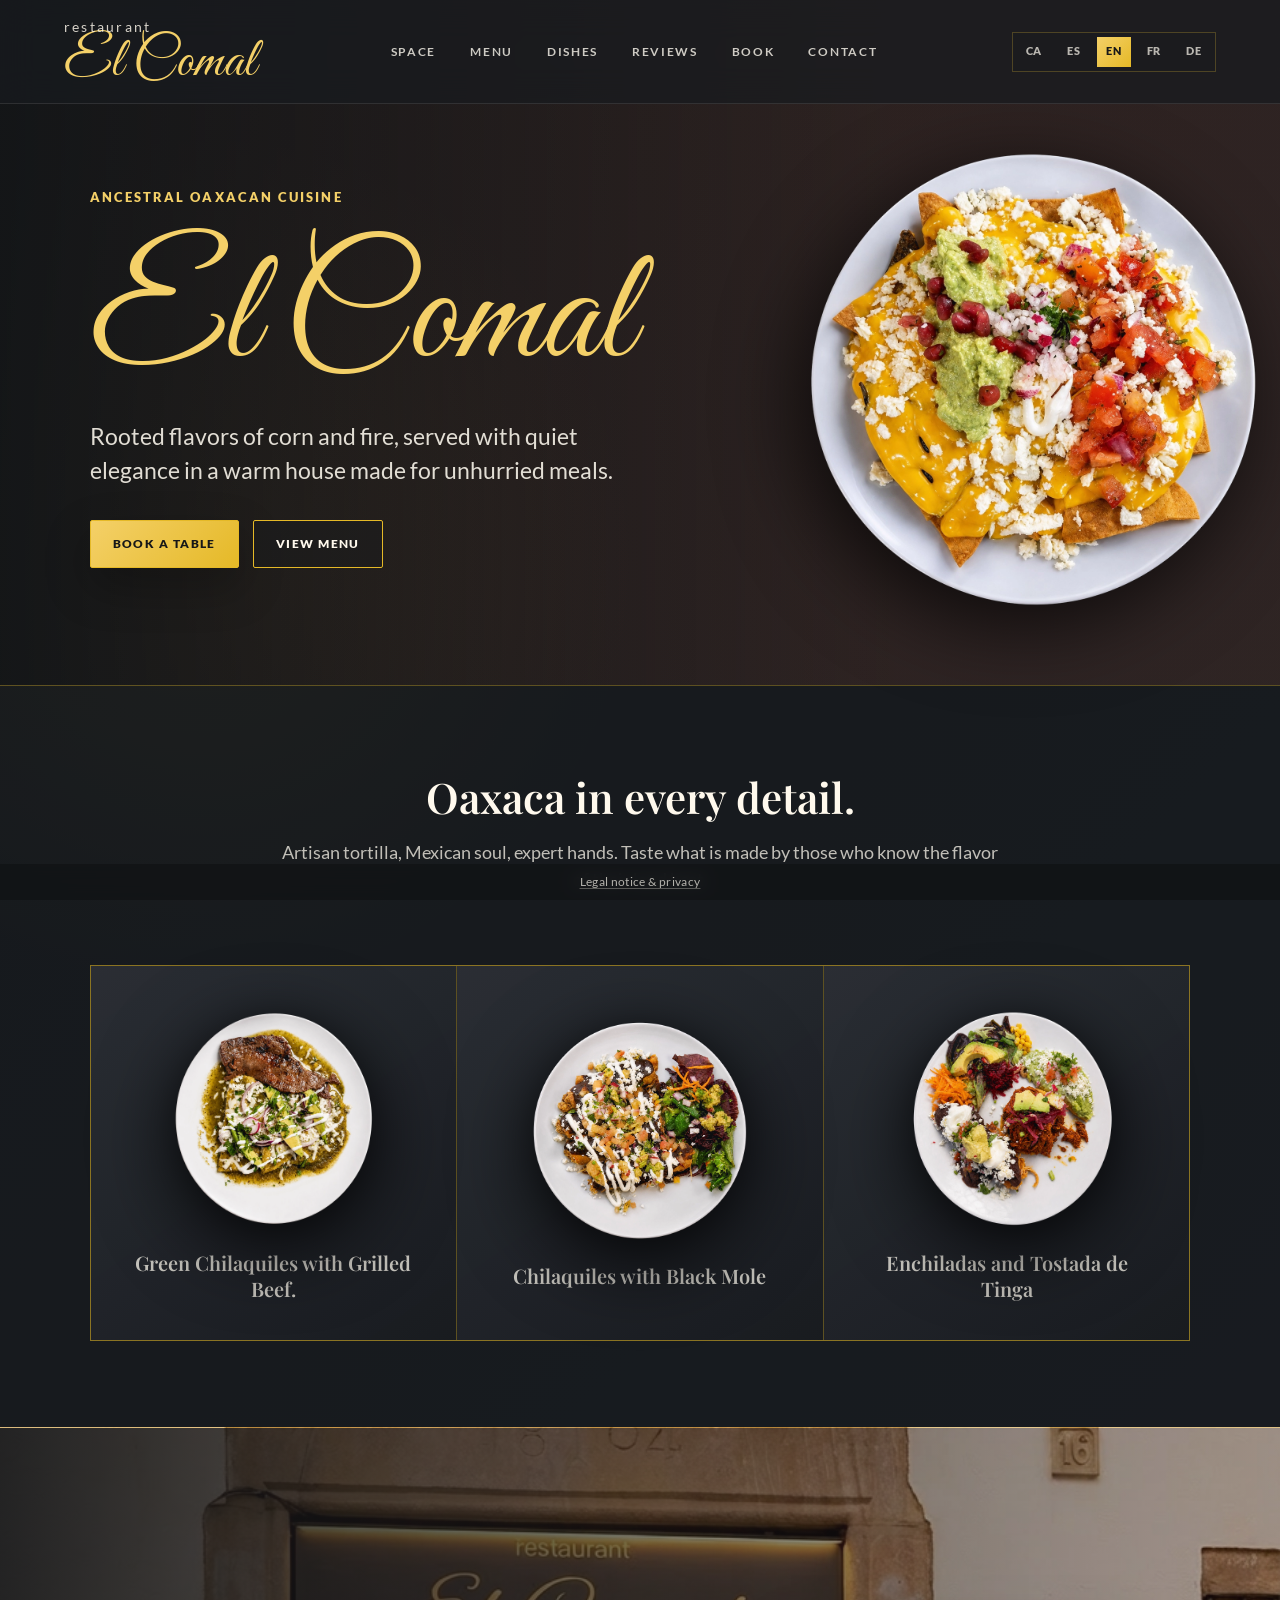
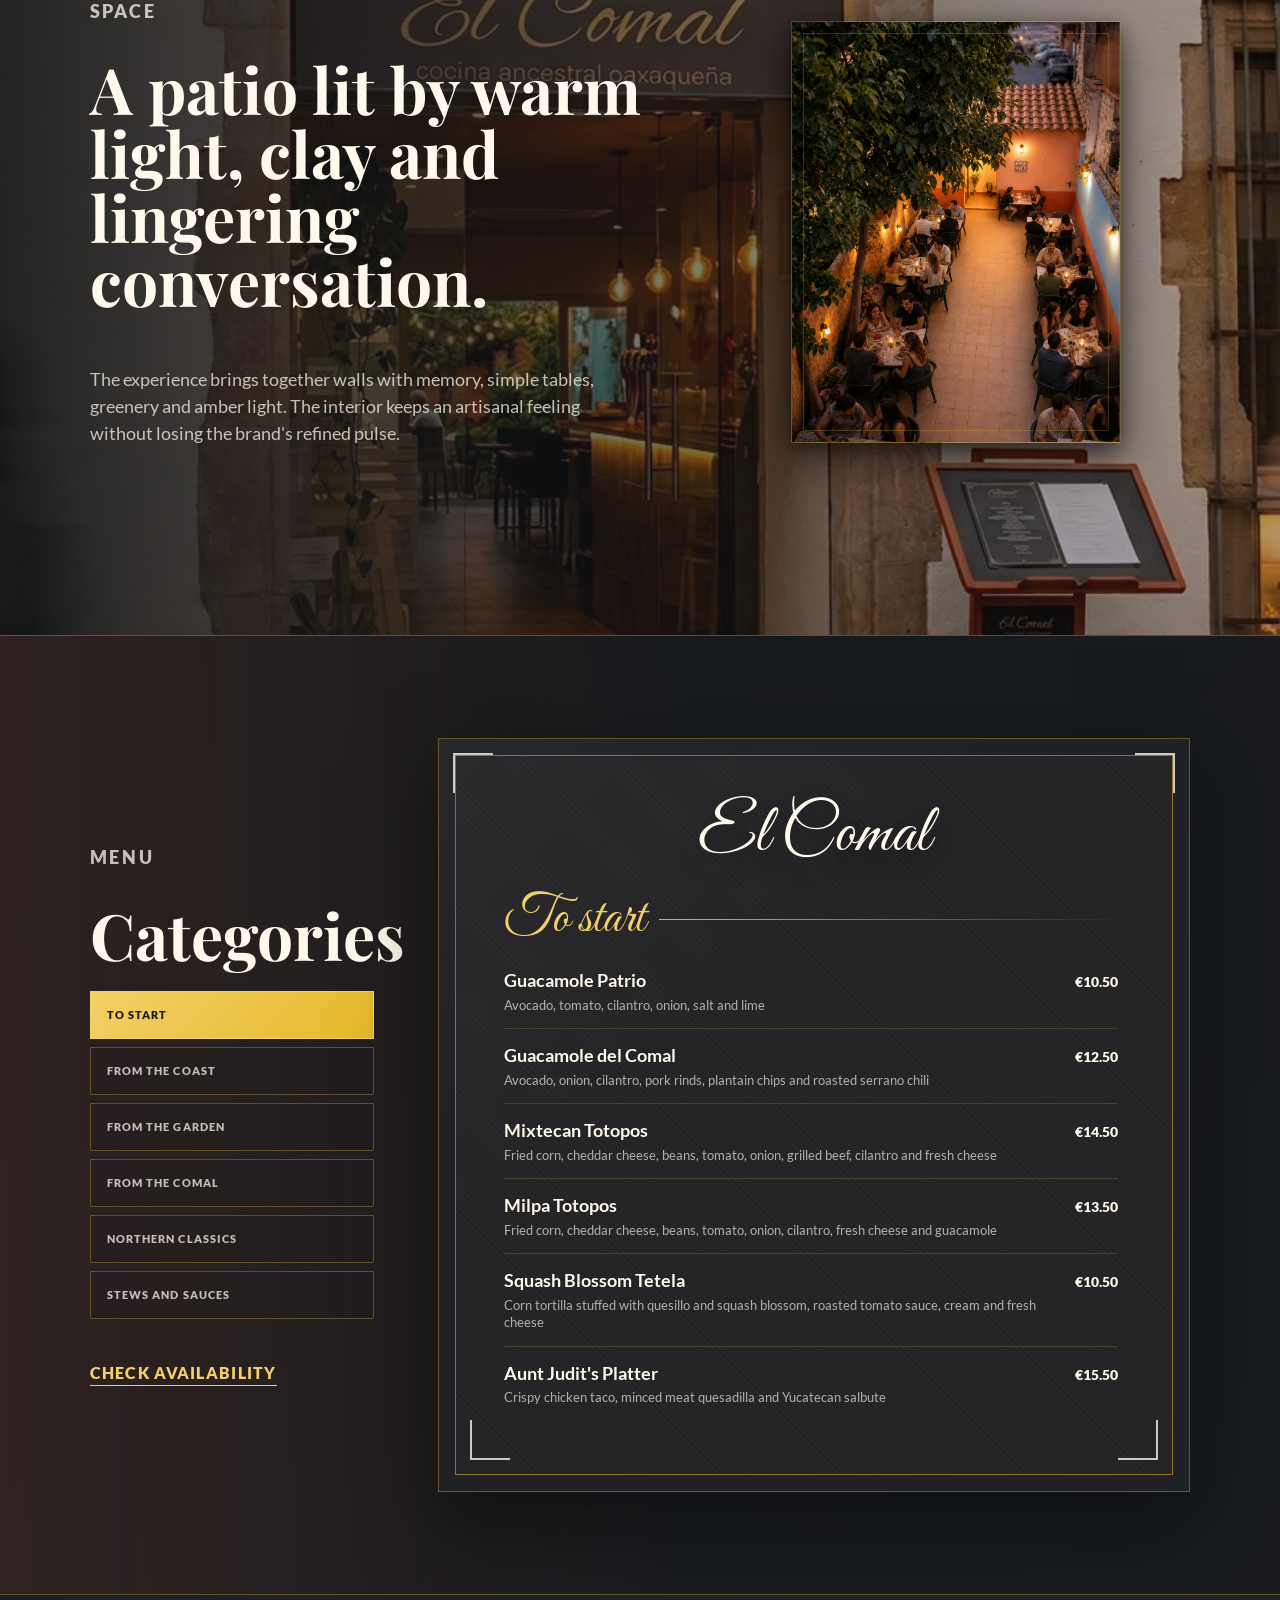
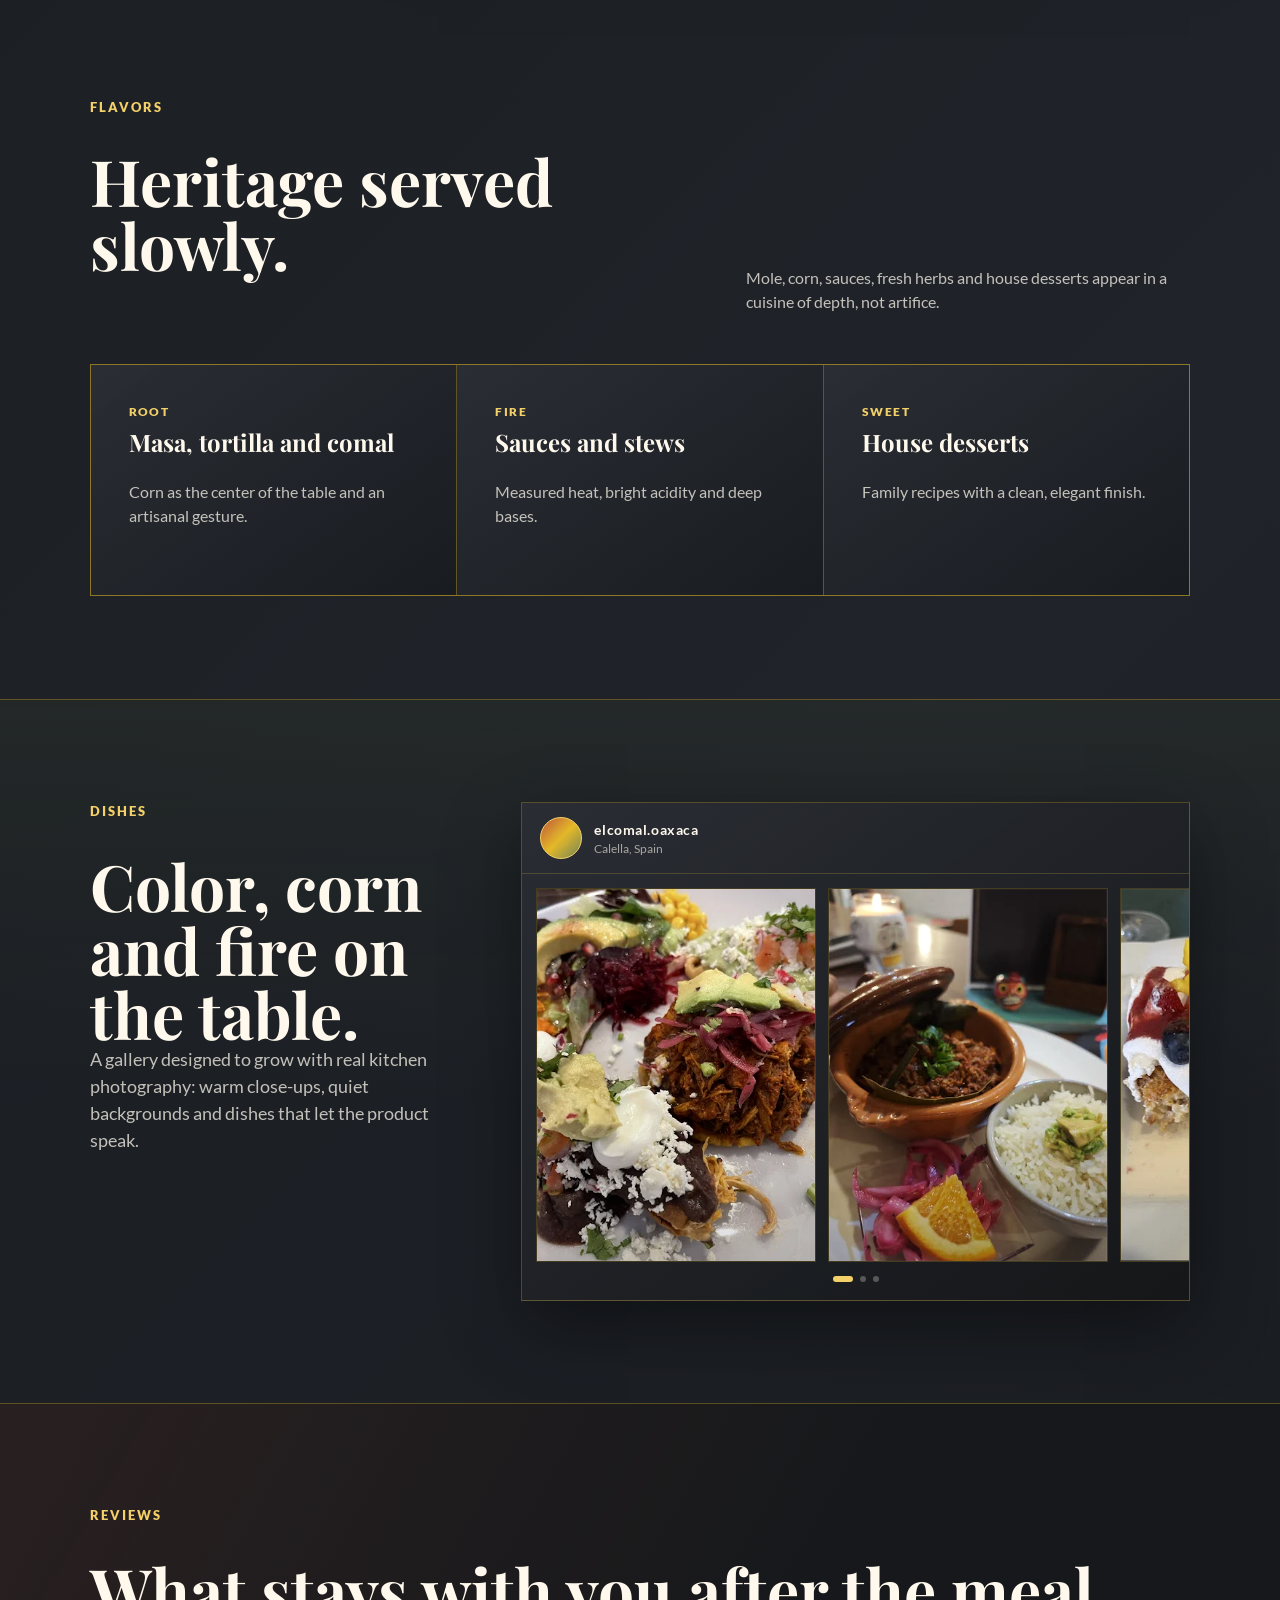
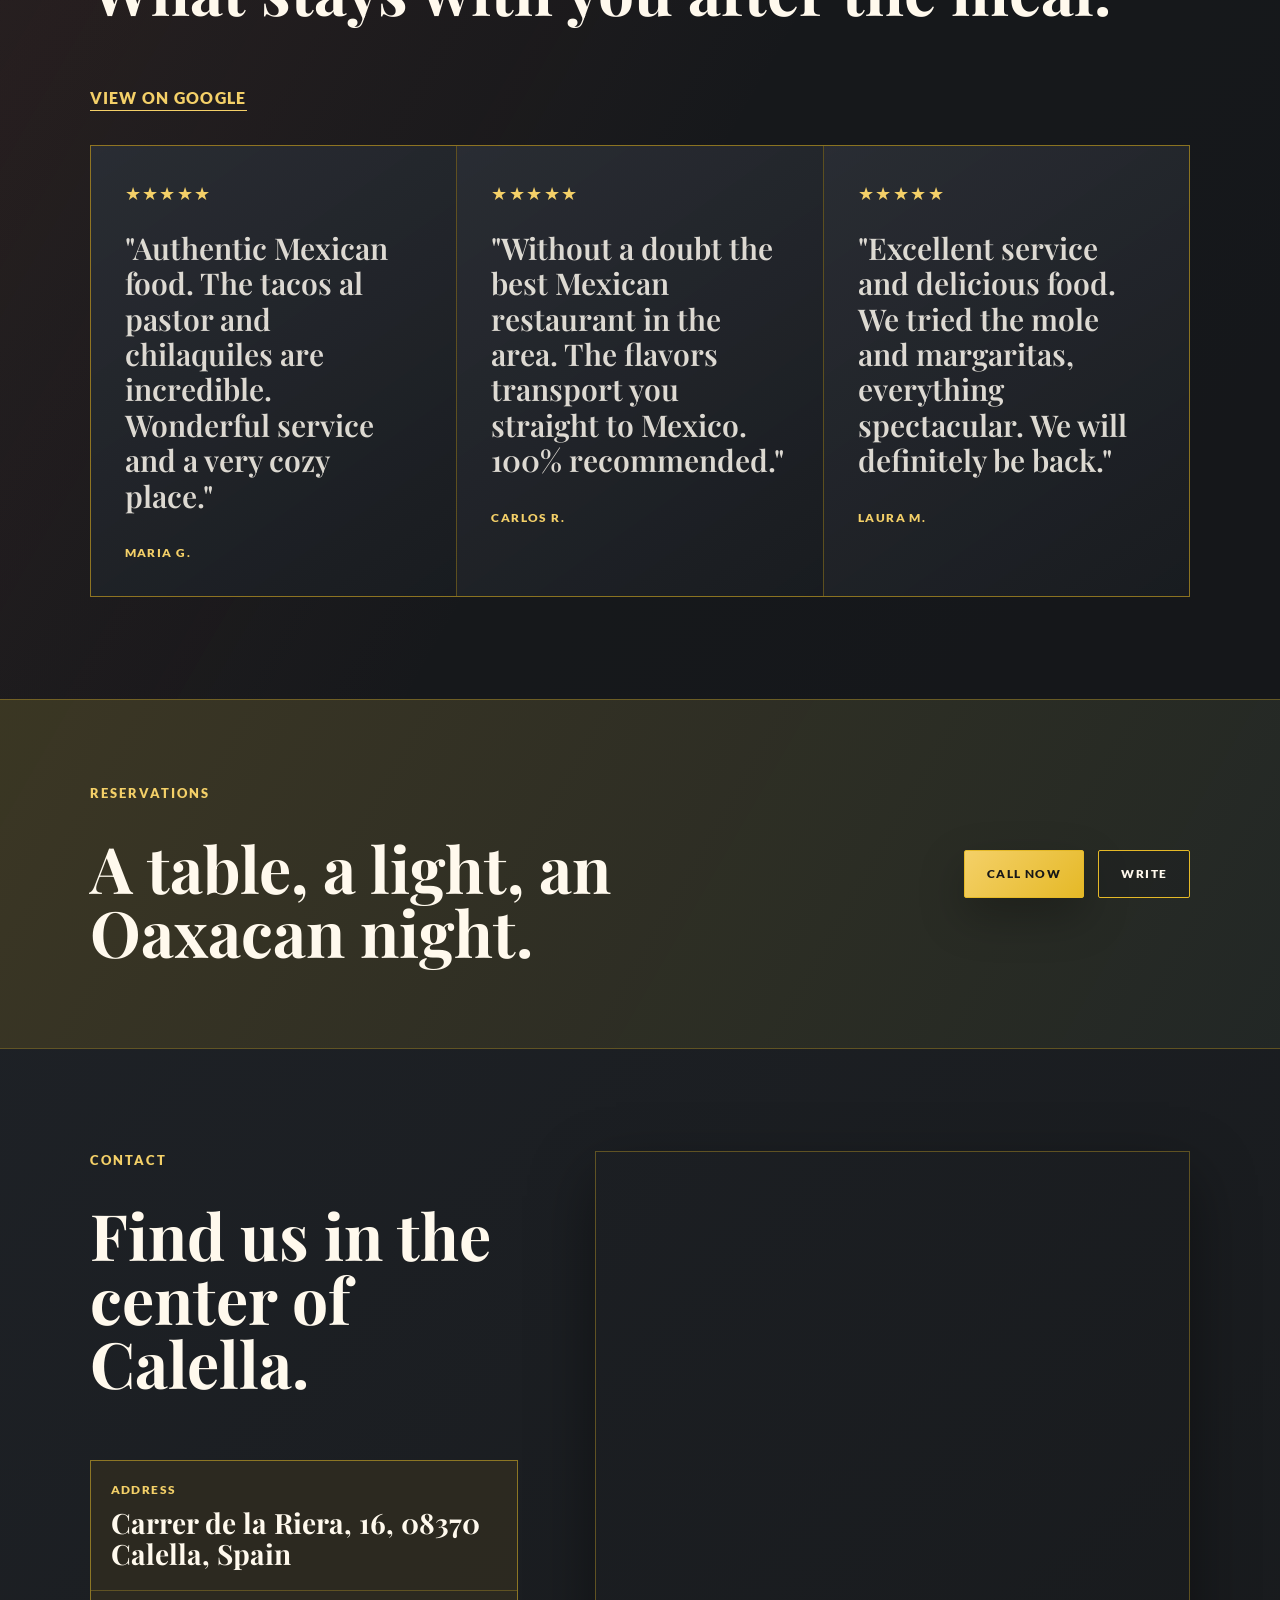
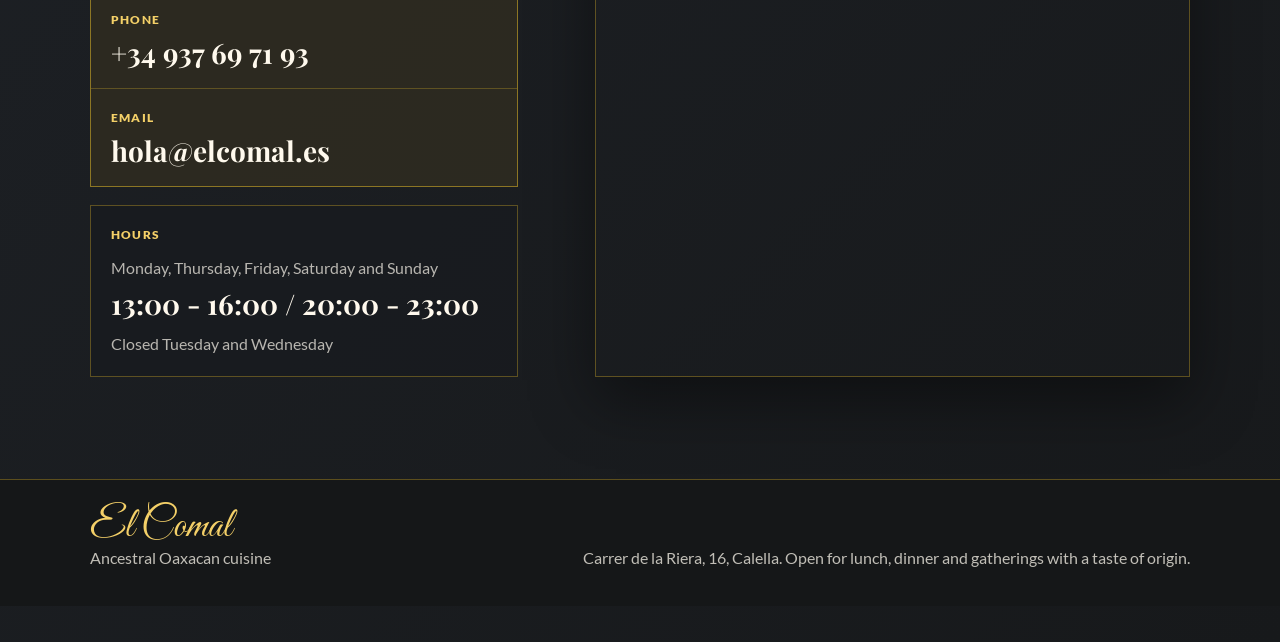
<file: index.html>
<!doctype html>
<html lang="es">
  <head>
    <meta charset="UTF-8" />
    <meta name="viewport" content="width=device-width, initial-scale=1.0" />
    <title data-i18n="meta.title">El Comal - Cocina ancestral oaxaquena</title>
    <meta
      name="description"
      content="El Comal, cocina ancestral oaxaquena: sabores autenticos, hospitalidad calida y platos servidos con tradicion."
      data-i18n-attr="content:meta.description"
    />
    <link rel="stylesheet" href="styles.css" />
  </head>
  <body>
    <header class="site-header" aria-label="Main navigation">
      <a class="brand" href="#inicio" aria-label="El Comal home">
        <span class="brand-kicker">restaurant</span>
        <span class="brand-script">El Comal</span>
      </a>
      <nav class="nav-links" aria-label="Primary">
        <a href="#espacio" data-i18n="nav.space">Espacio</a>
        <a href="#menu" data-i18n="nav.menu">Menu</a>
        <a href="#platos" data-i18n="nav.dishes">Platos</a>
        <a href="#opiniones" data-i18n="nav.reviews">Opiniones</a>
        <a href="#reservas" data-i18n="nav.reservations">Reservas</a>
        <a href="#contacto" data-i18n="nav.contact">Contacto</a>
      </nav>
      <div class="header-actions">
        <div class="language-switcher" data-language-switcher aria-label="Language selector"></div>
        <button class="mobile-menu-toggle" aria-label="Toggle menu" aria-expanded="false">
          <span></span>
          <span></span>
          <span></span>
        </button>
      </div>
    </header>

    <main>
      <section class="hero" id="inicio">
        <div class="hero-content">
          <p class="eyebrow" data-i18n="hero.eyebrow">Cocina ancestral oaxaquena</p>
          <h1>El Comal</h1>
          <p class="hero-copy" data-i18n="hero.copy">
            Sabores de raiz, maiz y fuego servidos con elegancia serena en una casa calida para comer sin prisa.
          </p>
          <div class="hero-actions">
            <a class="button button-primary" href="#reservas" data-i18n="hero.reserve">Reserva tu mesa</a>
            <a class="button button-secondary" href="#menu" data-i18n="hero.viewMenu">Ver menu</a>
          </div>
        </div>
        <img class="hero-photo" src="assets/nachos_transparent.webp" alt="Nachos - firma de la cocina oaxaquena" />
      </section>

      <section class="intro-band fade-in-up" aria-label="Brand promise">
        <div class="intro-header">
          <h2 class="intro-band-heading" data-i18n="intro.title">Oaxaca en cada detalle.</h2>
          <p class="intro-band-copy" data-i18n="intro.copy">Tortilla artesana, alma mexicana, manos expertas. Prueba lo hecho por quién mejor conoce el sabor de su tierra.</p>
        </div>
        <div class="intro-mark">
          <div class="intro-dish">
            <img src="assets/dish1.webp" alt="Chilaquiles verdes con carne asada" loading="lazy" />
            <p class="intro-dish-label" data-i18n="intro.dishes.dish1">Chilaquiles verdes con carne asada.</p>
          </div>
          <div class="intro-dish">
            <img src="assets/dish2.webp" alt="Chilaquiles con mole negro" loading="lazy" />
            <p class="intro-dish-label" data-i18n="intro.dishes.dish2">Chilaquiles con mole negro</p>
          </div>
          <div class="intro-dish">
            <img src="assets/dish3.webp" alt="Enchiladas y tostada de tinga" loading="lazy" />
            <p class="intro-dish-label" data-i18n="intro.dishes.dish3">Enchiladas y tostada de tinga</p>
          </div>
        </div>
      </section>

      <section class="split-section fade-in-up" id="espacio">
        <div class="section-copy">
          <p class="section-number" data-i18n="space.kicker">Espacio</p>
          <h2 data-i18n="space.title">Un patio encendido por luz, barro y sobremesa.</h2>
          <p data-i18n="space.copy">
            La experiencia combina muros con memoria, mesas sencillas, vegetacion y luz ambar. El interior
            mantiene una sensacion artesanal sin perder el pulso refinado de la marca.
          </p>
        </div>
        <figure class="image-panel">
          <div class="image-panel-inner">
            <img src="assets/interior.webp" alt="Patio interior de El Comal con mesas, arboles y luz calida" loading="lazy" />
          </div>
        </figure>
      </section>

      <section class="menu-section fade-in-up" id="menu">
        <div class="menu-copy menu-tabs">
          <p class="section-number" data-i18n="menu.kicker">Menu</p>
          <h2 data-i18n="menu.categories">Categorias</h2>
          <div class="menu-tab-list" role="tablist" aria-label="Categorias del menu" data-menu-tabs></div>
          <a class="text-link" href="#reservas" data-i18n="menu.availability">Consultar disponibilidad</a>
        </div>
        <div class="menu-board" aria-label="Menu de El Comal con categorias">
          <div class="menu-board-inner">
            <div class="menu-logo">El Comal</div>
            <div class="menu-panels" data-menu-panels></div>
          </div>
        </div>
      </section>

      <section class="signature-section fade-in-up" aria-label="Signature dishes">
        <p class="section-number" data-i18n="flavors.kicker">Sabores</p>
        <div class="signature-header">
          <h2 data-i18n="flavors.title">Herencia servida con calma.</h2>
          <p data-i18n="flavors.copy">
            Mole, maiz, salsas, hierbas frescas y postres de casa aparecen en una cocina de profundidad,
            no de artificio.
          </p>
        </div>
        <div class="signature-grid">
          <article>
            <span data-i18n="flavors.cards.root.label">Raiz</span>
            <h3 data-i18n="flavors.cards.root.title">Masa, tortilla y comal</h3>
            <p data-i18n="flavors.cards.root.copy">El maiz como centro de la mesa y gesto artesanal.</p>
          </article>
          <article>
            <span data-i18n="flavors.cards.fire.label">Fuego</span>
            <h3 data-i18n="flavors.cards.fire.title">Salsas y guisos</h3>
            <p data-i18n="flavors.cards.fire.copy">Calor medido, acidez viva y fondos profundos.</p>
          </article>
          <article>
            <span data-i18n="flavors.cards.sweet.label">Dulce</span>
            <h3 data-i18n="flavors.cards.sweet.title">Postres de casa</h3>
            <p data-i18n="flavors.cards.sweet.copy">Recetas familiares con final limpio y elegante.</p>
          </article>
        </div>
      </section>

      <section class="dish-gallery fade-in-up" id="platos">
        <div class="gallery-layout">
          <div class="gallery-heading">
            <p class="section-number" data-i18n="gallery.kicker">Platos</p>
            <h2 data-i18n="gallery.title">Color, maiz y fuego en la mesa.</h2>
            <p data-i18n="gallery.copy">
              Una galeria pensada para crecer con fotografias reales de la cocina: primeros planos calidos,
              fondos sobrios y platos que dejen hablar al producto.
            </p>
          </div>
          <div class="insta-frame" aria-label="Galeria desplazable de platos">
          <div class="insta-topbar">
            <span class="profile-dot"></span>
            <div>
              <strong>elcomal.oaxaca</strong>
              <span>Calella, Spain</span>
            </div>
          </div>
          <div class="photo-reel" id="photoReel">
            <figure class="dish-card">
              <img src="assets/2026-05-03.webp" alt="Plato real de El Comal con salsa y guarnicion" loading="lazy" />
            </figure>
            <figure class="dish-card">
              <img src="assets/2026-04-01-2.webp" alt="Plato vertical de cocina oaxaquena de El Comal" loading="lazy" />
            </figure>
            <figure class="dish-card">
              <img src="assets/2026-05-03-2.webp" alt="Plato real de El Comal servido en mesa" loading="lazy" />
            </figure>
            <figure class="dish-card">
              <img
                src="assets/656908689_17942645496172088_3193131407356969383_n.webp"
                alt="Fotografia real de plato de El Comal"
                loading="lazy"
              />
            </figure>
            <figure class="dish-card">
              <img
                src="assets/656253276_17942187426172088_4406147382857833413_n.webp"
                alt="Plato de El Comal con presentacion vertical"
                loading="lazy"
              />
            </figure>
            <figure class="dish-card">
              <img src="assets/2026-04-01.webp" alt="Plato real de El Comal con colores calidos" loading="lazy" />
            </figure>
            <figure class="dish-card">
              <img
                src="assets/658169932_17942188029172088_6858832126313921003_n.webp"
                alt="Plato fotografiado para la galeria de El Comal"
                loading="lazy"
              />
            </figure>
            <figure class="dish-card">
              <img
                src="assets/657601926_17942644560172088_7957316607612590793_n.webp"
                alt="Detalle de plato real de El Comal"
                loading="lazy"
              />
            </figure>
            <figure class="dish-card">
              <img
                src="assets/656795663_17942188083172088_545658277981609114_n.webp"
                alt="Cocina de El Comal servida en plato"
                loading="lazy"
              />
            </figure>
            <figure class="dish-card">
              <img
                src="assets/657208508_17942187315172088_5417977467779654248_n.webp"
                alt="Plato de El Comal listo para servir"
                loading="lazy"
              />
            </figure>
          </div>
          <div class="reel-hint" aria-hidden="true" id="reelHint">
            <span class="is-active"></span>
            <span></span>
            <span></span>
          </div>
        </div>
        </div>
      </section>

      <section class="reviews-section fade-in-up" id="opiniones">
        <div class="reviews-heading">
          <div class="reviews-heading-text">
            <p class="section-number" data-i18n="reviews.kicker">Google</p>
            <h2 data-i18n="reviews.title">Lo que se recuerda despues de la mesa.</h2>
          </div>
          <a
            class="text-link"
            href="https://www.google.com/search?q=El+Comal+Carrer+de+la+Riera+16+Calella+Spain+reviews"
            target="_blank"
            rel="noreferrer"
            data-i18n="reviews.googleLink"
          >
            Ver en Google
          </a>
        </div>
        <div class="reviews-grid" aria-label="Google reviews preview">
          <article class="review-card">
            <div class="review-stars" aria-label="5 stars">★★★★★</div>
            <p data-i18n="reviews.cards.review1.copy">
              "Comida mexicana auténtica. Los tacos al pastor y los chilaquiles son increíbles. El trato es maravilloso y el local muy acogedor."
            </p>
            <span data-i18n="reviews.cards.review1.label">Maria G.</span>
          </article>
          <article class="review-card">
            <div class="review-stars" aria-label="5 stars">★★★★★</div>
            <p data-i18n="reviews.cards.review2.copy">
              "Sin duda el mejor restaurante mexicano de la zona. Los sabores te transportan directamente a México. Recomendable 100%."
            </p>
            <span data-i18n="reviews.cards.review2.label">Carlos R.</span>
          </article>
          <article class="review-card">
            <div class="review-stars" aria-label="5 stars">★★★★★</div>
            <p data-i18n="reviews.cards.review3.copy">
              "Excelente servicio y comida deliciosa. Probamos el mole y las margaritas, todo espectacular. Repetiremos seguro."
            </p>
            <span data-i18n="reviews.cards.review3.label">Laura M.</span>
          </article>
        </div>
      </section>

      <section class="reservation-band fade-in-up" id="reservas">
        <div>
          <p class="eyebrow" data-i18n="reservations.kicker">Reservas</p>
          <h2 data-i18n="reservations.title">Una mesa, una luz, una noche oaxaquena.</h2>
        </div>
        <div class="reservation-actions">
          <a class="button button-primary" href="tel:+34937697193" data-i18n="reservations.call">Llamar ahora</a>
          <a class="button button-secondary" href="mailto:hola@elcomal.es" data-i18n="reservations.write">Escribir</a>
        </div>
      </section>

      <section class="contact-section fade-in-up" id="contacto">
        <div class="contact-copy">
          <p class="section-number" data-i18n="contact.kicker">Contacto</p>
          <h2 data-i18n="contact.title">Encuentranos en el centro de Calella.</h2>
          <div class="contact-list">
            <a href="https://www.google.com/maps/search/?api=1&query=Carrer%20de%20la%20Riera%2C%2016%2C%2008370%20Calella%2C%20Spain" target="_blank" rel="noreferrer">
              <span data-i18n="contact.addressLabel">Direccion</span>
              <strong>Carrer de la Riera, 16, 08370 Calella, Spain</strong>
            </a>
            <a href="tel:+34937697193">
              <span data-i18n="contact.phoneLabel">Telefono</span>
              <strong>+34 937 69 71 93</strong>
            </a>
            <a href="mailto:hola@elcomal.es">
              <span>Email</span>
              <strong>hola@elcomal.es</strong>
            </a>
          </div>
          <div class="hours-card">
            <span data-i18n="contact.hoursLabel">Horario</span>
            <p data-i18n="contact.hoursDays">Lunes, jueves, viernes, sabado y domingo</p>
            <strong>13:00 - 16:00 / 20:00 - 23:00</strong>
            <p data-i18n="contact.hoursClosed">Martes y miercoles cerrado</p>
          </div>
        </div>
        <div class="map-panel">
          <iframe
            title="Mapa de El Comal en Calella"
            src="https://www.google.com/maps?q=Carrer%20de%20la%20Riera%2C%2016%2C%2008370%20Calella%2C%20Spain&output=embed"
            loading="lazy"
            referrerpolicy="no-referrer-when-downgrade"
          ></iframe>
        </div>
      </section>
    </main>

    <footer class="site-footer">
      <div>
        <span class="brand-script">El Comal</span>
        <p data-i18n="footer.tagline">Cocina ancestral oaxaquena</p>
      </div>
      <p data-i18n="footer.copy">Carrer de la Riera, 16, Calella. Abierto para comidas, cenas y encuentros con sabor de origen.</p>
    </footer>

    <!-- Legal Bar -->
    <div class="legal-bar" aria-label="Legal information">
      <button class="legal-bar-link" data-i18n="legalBar.text" data-legal-btn>Aviso legal y privacidad</button>
    </div>

    <!-- Legal Modal -->
    <div class="modal-overlay" data-legal-modal aria-hidden="true">
      <div class="modal-content" role="dialog" aria-modal="true" aria-labelledby="legal-modal-title">
        <button class="modal-close" data-legal-close aria-label="Close">&times;</button>
        <div class="modal-body" data-legal-body></div>
      </div>
    </div>

    <script src="i18n/config.js"></script>
    <script src="i18n/locales/es.js"></script>
    <script src="i18n/locales/ca.js"></script>
    <script src="i18n/locales/en.js"></script>
    <script src="i18n/locales/fr.js"></script>
    <script src="i18n/locales/de.js"></script>
    <script src="i18n/i18n.js"></script>
    <script>
      // Intersection Observer for fade-in animations
      const observerOptions = {
        root: null,
        rootMargin: '0px',
        threshold: 0.15
      };

      const observer = new IntersectionObserver((entries, observer) => {
        entries.forEach(entry => {
          if (entry.isIntersecting) {
            entry.target.classList.add('visible');
            observer.unobserve(entry.target);
          }
        });
      }, observerOptions);

      document.querySelectorAll('.fade-in-up').forEach((elem) => {
        observer.observe(elem);
      });

      // Mobile Menu Toggle
      const mobileToggle = document.querySelector('.mobile-menu-toggle');
      const navLinks = document.querySelector('.nav-links');

      if(mobileToggle && navLinks) {
        mobileToggle.addEventListener('click', () => {
          const isExpanded = mobileToggle.getAttribute('aria-expanded') === 'true';
          mobileToggle.setAttribute('aria-expanded', !isExpanded);
          navLinks.classList.toggle('is-open');
        });

        // Close menu on link click
        navLinks.querySelectorAll('a').forEach(link => {
          link.addEventListener('click', () => {
            mobileToggle.setAttribute('aria-expanded', 'false');
            navLinks.classList.remove('is-open');
          });
        });
      }

      // Gallery Scroll Indicator
      const photoReel = document.getElementById('photoReel');
      const reelHints = document.querySelectorAll('#reelHint span');
      if (photoReel && reelHints.length > 0) {
        photoReel.addEventListener('scroll', () => {
          const scrollLeft = photoReel.scrollLeft;
          const maxScroll = photoReel.scrollWidth - photoReel.clientWidth;
          const scrollPercentage = scrollLeft / maxScroll;

          const activeIndex = Math.min(
            Math.floor(scrollPercentage * reelHints.length),
            reelHints.length - 1
          );

          reelHints.forEach((hint, index) => {
            if (index === activeIndex) {
              hint.classList.add('is-active');
            } else {
              hint.classList.remove('is-active');
            }
          });
        });
      }
    </script>
  </body>
</html>
</file>
<file: styles.css>
@font-face {
  font-family: 'Great Vibes';
  font-style: normal;
  font-weight: 400;
  font-display: swap;
  src: url('assets/fonts/GreatVibes-Regular.woff2') format('woff2');
}

@font-face {
  font-family: 'Lato';
  font-style: normal;
  font-weight: 400;
  font-display: swap;
  src: url('assets/fonts/Lato-Regular.woff2') format('woff2');
}

@font-face {
  font-family: 'Lato';
  font-style: normal;
  font-weight: 500;
  font-display: swap;
  src: url('assets/fonts/Lato-Medium.woff2') format('woff2');
}

@font-face {
  font-family: 'Lato';
  font-style: normal;
  font-weight: 700;
  font-display: swap;
  src: url('assets/fonts/Lato-Bold.woff2') format('woff2');
}

@font-face {
  font-family: 'Lato';
  font-style: normal;
  font-weight: 900;
  font-display: swap;
  src: url('assets/fonts/Lato-Black.woff2') format('woff2');
}

@font-face {
  font-family: 'Playfair Display';
  font-style: normal;
  font-weight: 600;
  font-display: swap;
  src: url('assets/fonts/PlayfairDisplay-SemiBold.woff2') format('woff2');
}

@font-face {
  font-family: 'Playfair Display';
  font-style: normal;
  font-weight: 700;
  font-display: swap;
  src: url('assets/fonts/PlayfairDisplay-Bold.woff2') format('woff2');
}

:root {
  --ink: #181b1f;
  --charcoal: #202429;
  --slate: #2b2e35;
  --gold: #e5b927;
  --gold-soft: #f4d068;
  --cream: #fff9ed;
  --terracotta: #bc553d;
  --olive: #6f8259;
  --gray: #80807b;
  --line: rgba(229, 185, 39, 0.34);
  --shadow: rgba(0, 0, 0, 0.42);
}

* {
  box-sizing: border-box;
}

html {
  scroll-behavior: smooth;
  width: 100%;
}

body {
  margin: 0;
  width: 100%;
  color: var(--cream);
  font-family: "Lato", Arial, sans-serif;
  background:
    radial-gradient(circle at 16% 8%, rgba(212, 175, 55, 0.1), transparent 27rem),
    linear-gradient(135deg, #151819 0%, #20242a 58%, #17191b 100%);
  line-height: 1.5;
}

body::before {
  position: fixed;
  inset: 0;
  z-index: -1;
  pointer-events: none;
  content: "";
  opacity: 0.2;
  background-image:
    linear-gradient(45deg, rgba(255, 255, 255, 0.035) 25%, transparent 25%),
    linear-gradient(-45deg, rgba(255, 255, 255, 0.025) 25%, transparent 25%);
  background-size: 5px 5px;
}

a {
  color: inherit;
  text-decoration: none;
}

img {
  display: block;
  max-width: 100%;
}

.site-header {
  position: fixed;
  top: 0;
  left: 0;
  right: 0;
  z-index: 10;
  display: flex;
  align-items: center;
  justify-content: space-between;
  gap: 24px;
  min-height: 82px;
  padding: 16px clamp(20px, 5vw, 72px);
  border-bottom: 1px solid rgba(247, 243, 233, 0.1);
  background: rgba(24, 27, 31, 0.72);
  backdrop-filter: blur(18px);
}

.brand {
  display: grid;
  width: max-content;
}

.brand-kicker {
  color: var(--cream);
  font-size: 14px;
  letter-spacing: 0.16em;
  opacity: 0.82;
  text-transform: lowercase;
}

.brand-script {
  color: var(--gold-soft);
  font-family: "Great Vibes", "Playfair Display", cursive;
  font-size: clamp(34px, 5vw, 56px);
  line-height: 0.9;
}

.nav-links {
  display: flex;
  align-items: center;
  gap: clamp(14px, 3vw, 34px);
  color: rgba(247, 243, 233, 0.82);
  font-size: 12px;
  font-weight: 700;
  letter-spacing: 0.14em;
  text-transform: uppercase;
}

.nav-links a {
  transition: color 180ms ease;
}

.nav-links a:hover {
  color: var(--gold-soft);
}

.language-switcher {
  display: flex;
  align-items: center;
  gap: 6px;
  padding: 4px;
  border: 1px solid rgba(212, 175, 55, 0.28);
  background: rgba(24, 27, 31, 0.44);
}

.language-option {
  min-width: 34px;
  min-height: 30px;
  border: 0;
  color: rgba(247, 243, 233, 0.72);
  background: transparent;
  cursor: pointer;
  font: inherit;
  font-size: 11px;
  font-weight: 900;
  letter-spacing: 0.08em;
}

.language-option.is-active {
  color: #171819;
  background: linear-gradient(135deg, var(--gold-soft), var(--gold));
}

.header-actions {
  display: flex;
  align-items: center;
  gap: 12px;
}

.mobile-menu-toggle {
  display: none;
  background: transparent;
  border: none;
  cursor: pointer;
  padding: 8px;
  flex-direction: column;
  gap: 5px;
}

.mobile-menu-toggle span {
  display: block;
  width: 24px;
  height: 2px;
  background-color: var(--cream);
  transition: transform 0.3s ease, opacity 0.3s ease;
}

.mobile-menu-toggle[aria-expanded="true"] span:nth-child(1) {
  transform: translateY(7px) rotate(45deg);
}

.mobile-menu-toggle[aria-expanded="true"] span:nth-child(2) {
  opacity: 0;
}

.mobile-menu-toggle[aria-expanded="true"] span:nth-child(3) {
  transform: translateY(-7px) rotate(-45deg);
}

.hero {
  position: relative;
  display: flex;
  align-items: center;
  justify-content: space-between;
  gap: clamp(24px, 4vw, 60px);
  padding: 130px clamp(20px, 7vw, 96px) 60px;
}

.hero::before {
  position: absolute;
  inset: 0;
  z-index: 0;
  content: "";
  background: linear-gradient(90deg, rgba(20, 22, 24, 0.94) 0%, rgba(162, 78, 58, 0.16) 70%);
  pointer-events: none;
}

.hero-photo {
  flex: 0 0 min(45%, 560px);
  width: min(45%, 560px);
  height: auto;
  max-height: 70svh;
  object-fit: contain;
  object-position: right center;
  align-self: center;
  position: relative;
  z-index: 1;
  margin-right: calc(clamp(20px, 7vw, 96px) * -1);
  filter: drop-shadow(-12px 20px 40px rgba(0, 0, 0, 0.7));
  animation: float 6s ease-in-out infinite;
}

@keyframes float {
  0% { transform: translateY(0); }
  50% { transform: translateY(-12px); }
  100% { transform: translateY(0); }
}

.fade-in-up {
  opacity: 0;
  transform: translateY(30px);
  transition: opacity 0.8s ease-out, transform 0.8s ease-out;
}
.fade-in-up.visible {
  opacity: 1;
  transform: translateY(0);
}

.hero-content {
  flex: 1 1 0;
  min-width: 0;
  width: auto;
  max-width: 580px;
  position: relative;
  z-index: 1;
}

.eyebrow,
.section-number {
  margin: 0 0 clamp(16px, 3vw, 32px);
  color: var(--gold-soft);
  font-size: 13px;
  font-weight: 900;
  letter-spacing: 0.16em;
  text-transform: uppercase;
}

h1,
h2,
h3,
p {
  margin-top: 0;
}

h1 {
  margin-bottom: 0.12em;
  color: var(--gold-soft);
  font-family: "Great Vibes", "Playfair Display", serif;
  font-size: clamp(86px, 14vw, 160px);
  font-weight: 400;
  line-height: 1;
  white-space: nowrap;
  padding-right: 0.3em;
}

h2 {
  color: var(--cream);
  font-family: "Playfair Display", Georgia, serif;
  font-size: clamp(34px, 5vw, 68px);
  line-height: 1;
}

h3 {
  color: var(--cream);
  font-family: "Playfair Display", Georgia, serif;
  font-size: 24px;
  line-height: 1.1;
}

.hero-copy {
  width: min(580px, 100%);
  margin-bottom: 32px;
  color: rgba(247, 243, 233, 0.9);
  font-size: clamp(18px, 2vw, 23px);
}

.hero-actions,
.reservation-actions {
  display: flex;
  flex-wrap: wrap;
  gap: 14px;
}

.button {
  display: inline-flex;
  align-items: center;
  justify-content: center;
  min-height: 48px;
  padding: 13px 22px;
  border: 1px solid var(--gold);
  border-radius: 2px;
  font-size: 12px;
  font-weight: 900;
  letter-spacing: 0.12em;
  text-transform: uppercase;
  transition:
    transform 180ms ease,
    background 180ms ease,
    color 180ms ease;
}

.button:hover {
  transform: translateY(-2px);
}

.button-primary {
  color: #161718;
  background: linear-gradient(135deg, var(--gold-soft), var(--gold));
  box-shadow: 0 18px 45px rgba(0, 0, 0, 0.26);
}
.button-primary:hover {
  background: linear-gradient(135deg, #fff099, var(--gold-soft));
  box-shadow: 0 20px 50px rgba(229, 185, 39, 0.4);
}

.button-secondary {
  color: var(--cream);
  background: rgba(24, 27, 31, 0.38);
}
.button-secondary:hover {
  background: rgba(40, 44, 50, 0.6);
  border-color: var(--gold-soft);
}

.intro-band,
.split-section,
.menu-section,
.signature-section,
.dish-gallery,
.reviews-section,
.reservation-band,
.contact-section,
.site-footer {
  border-top: 1px solid var(--line);
}

.intro-band {
  display: grid;
  grid-template-columns: 1fr;
  justify-items: center;
  padding: clamp(44px, 7vw, 86px) clamp(20px, 7vw, 96px);
  background: rgba(24, 27, 31, 0.62);
}

.intro-mark {
  display: grid;
  grid-template-columns: repeat(3, 1fr);
  gap: 1px;
  width: 100%;
  border: 1px solid var(--line);
  background: var(--line);
  margin-top: 24px;
}

.intro-dish {
  display: flex;
  flex-direction: column;
  gap: 16px;
  text-align: center;
  padding: clamp(24px, 4vw, 38px);
  background:
    linear-gradient(145deg, rgba(43, 46, 53, 0.92), rgba(24, 27, 31, 0.94)),
    var(--charcoal);
  transition: transform 300ms ease, background 300ms ease;
  justify-content: center;
  align-items: center;
}

.intro-dish:hover {
  transform: translateY(-4px);
  background:
    linear-gradient(145deg, rgba(50, 54, 62, 0.95), rgba(24, 27, 31, 0.98)),
    var(--charcoal);
  z-index: 1;
}

.intro-dish img {
  height: clamp(160px, 18vw, 240px);
  width: auto;
  margin: 0 auto;
  filter: drop-shadow(0 20px 40px rgba(0, 0, 0, 0.6)) drop-shadow(0 6px 16px rgba(0, 0, 0, 0.4));
  display: block;
  transition: transform 300ms ease;
}

.intro-dish:hover img {
  transform: scale(1.05);
}

.intro-dish-label {
  color: var(--cream);
  font-family: "Playfair Display", Georgia, serif;
  font-size: clamp(16px, 1.8vw, 20px);
  line-height: 1.3;
  margin: 0;
}

.intro-header {
  text-align: center;
  max-width: 720px;
  margin: 0 auto clamp(28px, 4vw, 48px);
}

.intro-band-heading {
  color: var(--cream);
  font-family: "Playfair Display", Georgia, serif;
  font-size: clamp(28px, 4vw, 42px);
  line-height: 1.2;
  font-weight: 600;
  margin: 0 0 16px;
}

.intro-band-copy {
  color: rgba(247, 243, 233, 0.76);
  font-size: clamp(16px, 1.8vw, 18px);
  line-height: 1.5;
  margin: 0;
}

.intro-band p,
.section-copy p,
.menu-copy p,
.signature-header p,
.signature-grid p,
.site-footer p {
  color: rgba(247, 243, 233, 0.76);
}

.split-section {
  position: relative;
  display: grid;
  grid-template-columns: minmax(0, 0.92fr) minmax(320px, 0.78fr);
  gap: clamp(32px, 6vw, 92px);
  align-items: center;
  padding: clamp(58px, 8vw, 116px) clamp(20px, 7vw, 96px);
  background:
    url('assets/facade.webp') center / cover no-repeat;
}

.split-section::before {
  position: absolute;
  inset: 0;
  z-index: 0;
  content: "";
  background: linear-gradient(
    90deg,
    rgba(20, 22, 24, 0.92) 0%,
    rgba(20, 22, 24, 0.58) 50%,
    rgba(20, 22, 24, 0.32) 100%
  );
  pointer-events: none;
}

.section-copy {
  position: relative;
  z-index: 1;
  max-width: 710px;
}

.section-copy p,
.menu-copy p {
  font-size: 18px;
}

.detail-grid {
  display: grid;
  grid-template-columns: repeat(3, 1fr);
  gap: 1px;
  margin-top: 34px;
  border: 1px solid var(--line);
  background: var(--line);
}

.detail-grid div {
  min-height: 118px;
  padding: 18px;
  background: rgba(24, 27, 31, 0.76);
  transition: background 300ms ease;
}

.detail-grid div:hover {
  background: rgba(30, 34, 40, 0.86);
}

.detail-grid span,
.signature-grid span {
  display: block;
  margin-bottom: 8px;
  color: var(--gold-soft);
  font-size: 12px;
  font-weight: 900;
  letter-spacing: 0.12em;
  text-transform: uppercase;
}

.detail-grid strong {
  display: block;
  color: var(--cream);
  font-family: "Playfair Display", Georgia, serif;
  font-size: 21px;
  line-height: 1.16;
}

.image-panel {
  position: relative;
  z-index: 1;
  margin: 0;
  overflow: hidden;
  display: flex;
  align-items: center;
  justify-content: center;
}

.image-panel-inner {
  position: relative;
  width: 100%;
  border: 1px solid var(--line);
  box-shadow:
    0 24px 60px rgba(0, 0, 0, 0.55),
    0 8px 24px rgba(0, 0, 0, 0.45);
  transform: scale(0.7);
  transition: transform 400ms cubic-bezier(0.25, 0.46, 0.45, 0.94);
}

.image-panel-inner::after {
  position: absolute;
  inset: 16px;
  content: "";
  border: 1px solid rgba(212, 175, 55, 0.38);
  pointer-events: none;
  z-index: 2;
}

.image-panel:hover .image-panel-inner {
  transform: scale(1);
}

.image-panel img {
  width: 100%;
  aspect-ratio: 0.78;
  object-fit: cover;
}

.menu-section {
  display: grid;
  grid-template-columns: minmax(240px, 0.34fr) minmax(0, 0.9fr);
  gap: clamp(28px, 5vw, 72px);
  align-items: center;
  padding: clamp(58px, 8vw, 116px) clamp(20px, 7vw, 96px);
  background:
    linear-gradient(90deg, rgba(162, 78, 58, 0.17), transparent 54%),
    rgba(20, 22, 24, 0.55);
}

.menu-copy {
  align-self: center;
}

.menu-copy h2 {
  margin-bottom: 24px;
}

.text-link {
  display: inline-flex;
  margin-top: 14px;
  border-bottom: 1px solid var(--gold-soft);
  color: var(--gold-soft);
  font-weight: 900;
  letter-spacing: 0.08em;
  text-transform: uppercase;
}

.menu-board {
  position: relative;
  width: min(100%, 860px);
  justify-self: end;
  padding: clamp(10px, 1.5vw, 16px);
  border: 1px solid rgba(212, 175, 55, 0.38);
  background:
    linear-gradient(145deg, rgba(247, 243, 233, 0.03), transparent 32%),
    #202124;
  box-shadow: 0 28px 78px rgba(0, 0, 0, 0.52);
}

.menu-board::before,
.menu-board::after,
.menu-board-inner::before,
.menu-board-inner::after {
  position: absolute;
  width: 38px;
  height: 38px;
  content: "";
  border-color: var(--gold-soft);
  opacity: 0.78;
  pointer-events: none;
}

.menu-board::before {
  top: 14px;
  left: 14px;
  border-top: 2px solid;
  border-left: 2px solid;
}

.menu-board::after {
  top: 14px;
  right: 14px;
  border-top: 2px solid;
  border-right: 2px solid;
}

.menu-board-inner::before {
  bottom: 14px;
  left: 14px;
  border-bottom: 2px solid;
  border-left: 2px solid;
}

.menu-board-inner::after {
  right: 14px;
  bottom: 14px;
  border-right: 2px solid;
  border-bottom: 2px solid;
}

.menu-board-inner {
  position: relative;
  min-height: 720px;
  padding: clamp(24px, 4vw, 48px);
  border: 1px solid rgba(212, 175, 55, 0.58);
  background:
    linear-gradient(135deg, rgba(255, 255, 255, 0.028), transparent 34%),
    repeating-linear-gradient(45deg, rgba(255, 255, 255, 0.018) 0 1px, transparent 1px 5px),
    #242426;
}

.menu-logo {
  margin-bottom: 26px;
  color: var(--cream);
  font-family: "Great Vibes", "Playfair Display", cursive;
  font-size: clamp(44px, 6vw, 68px);
  line-height: 0.9;
  text-align: center;
  text-shadow: 0 12px 26px rgba(0, 0, 0, 0.32);
}

.menu-tab-list {
  display: grid;
  gap: 8px;
  margin: 0 0 28px;
}

.menu-tab {
  min-height: 48px;
  padding: 14px 16px;
  border: 1px solid rgba(212, 175, 55, 0.35);
  color: rgba(247, 243, 233, 0.76);
  background: rgba(24, 27, 31, 0.18);
  cursor: pointer;
  font: inherit;
  font-size: 11px;
  font-weight: 900;
  letter-spacing: 0.1em;
  text-align: left;
  text-transform: uppercase;
  transition:
    background 180ms ease,
    color 180ms ease,
    border-color 180ms ease;
}

.menu-tab.is-active {
  border-color: var(--gold-soft);
  color: #171819;
  background: linear-gradient(135deg, var(--gold-soft), var(--gold));
}

.menu-panels {
  min-height: 450px;
}

.menu-panel {
  display: none;
}

.menu-panel.is-active {
  display: block;
}

.menu-panel h3 {
  display: flex;
  align-items: center;
  gap: 14px;
  margin-bottom: 22px;
  color: var(--gold-soft);
  font-family: "Great Vibes", "Playfair Display", cursive;
  font-size: clamp(34px, 4.8vw, 52px);
  font-weight: 400;
}

.menu-panel h3::after {
  flex: 1;
  height: 1px;
  content: "";
  background: linear-gradient(90deg, var(--gold), transparent);
}

.menu-items {
  display: grid;
  gap: 16px;
  max-height: 448px;
  margin: 0;
  padding: 0 6px 4px 0;
  overflow-y: auto;
  list-style: none;
}

.menu-items::-webkit-scrollbar {
  width: 5px;
}

.menu-items::-webkit-scrollbar-thumb {
  background: rgba(212, 175, 55, 0.48);
}

.menu-items li {
  display: grid;
  grid-template-columns: minmax(0, 1fr) auto;
  gap: 16px;
  align-items: baseline;
  padding-bottom: 14px;
  border-bottom: 1px solid rgba(212, 175, 55, 0.2);
}

.menu-items strong {
  display: block;
  color: var(--cream);
  font-size: clamp(15px, 1.6vw, 18px);
  line-height: 1.2;
}

.menu-items span {
  display: block;
  margin-top: 5px;
  color: rgba(247, 243, 233, 0.68);
  font-size: 13px;
  line-height: 1.34;
}

.menu-items em {
  color: var(--cream);
  font-size: 14px;
  font-style: normal;
  font-weight: 900;
  white-space: nowrap;
}

.menu-note {
  margin: 26px 0 0;
  color: rgba(247, 243, 233, 0.58);
  font-size: 12px;
  letter-spacing: 0.03em;
  text-align: center;
}

.signature-section {
  padding: clamp(58px, 8vw, 110px) clamp(20px, 7vw, 96px);
}

.signature-header {
  display: grid;
  grid-template-columns: 1fr 0.75fr;
  gap: clamp(24px, 5vw, 70px);
  align-items: end;
  margin-bottom: 34px;
}

.signature-grid {
  display: grid;
  grid-template-columns: repeat(3, 1fr);
  gap: 1px;
  border: 1px solid var(--line);
  background: var(--line);
}

.signature-grid article {
  min-height: 230px;
  padding: clamp(24px, 4vw, 38px);
  background:
    linear-gradient(145deg, rgba(43, 46, 53, 0.92), rgba(24, 27, 31, 0.94)),
    var(--charcoal);
  transition: transform 300ms ease, background 300ms ease;
}

.signature-grid article:hover {
  transform: translateY(-4px);
  background:
    linear-gradient(145deg, rgba(50, 54, 62, 0.95), rgba(24, 27, 31, 0.98)),
    var(--charcoal);
  z-index: 1;
}

.dish-gallery {
  padding: clamp(58px, 8vw, 116px) clamp(20px, 7vw, 96px);
  background:
    linear-gradient(180deg, rgba(92, 107, 74, 0.12), transparent 58%),
    rgba(24, 27, 31, 0.42);
}

.gallery-layout {
  display: grid;
  grid-template-columns: minmax(0, 0.55fr) minmax(0, 1fr);
  gap: clamp(32px, 5vw, 70px);
  align-items: start;
}

.gallery-heading {
  display: block;
}

.gallery-heading h2 {
  margin-bottom: 0;
}

.gallery-heading p:not(.section-number) {
  color: rgba(247, 243, 233, 0.76);
  font-size: 18px;
}

.reviews-heading {
  display: flex;
  flex-wrap: wrap;
  justify-content: space-between;
  gap: clamp(24px, 5vw, 70px);
  align-items: end;
  margin-bottom: 34px;
}

.reviews-heading-text {
  flex: 1 1 auto;
}

.reviews-heading-text h2 {
  margin-bottom: 0;
}

.insta-frame {
  overflow: hidden;
  border: 1px solid rgba(212, 175, 55, 0.32);
  background:
    linear-gradient(145deg, rgba(43, 46, 53, 0.9), rgba(20, 22, 24, 0.98)),
    var(--charcoal);
  box-shadow: 0 26px 70px rgba(0, 0, 0, 0.42);
}

.insta-topbar {
  display: flex;
  align-items: center;
  gap: 12px;
  min-height: 70px;
  padding: 14px 18px;
  border-bottom: 1px solid rgba(212, 175, 55, 0.24);
}

.profile-dot {
  width: 42px;
  height: 42px;
  flex: 0 0 42px;
  border: 1px solid var(--gold-soft);
  border-radius: 50%;
  background:
    radial-gradient(circle at 50% 50%, rgba(212, 175, 55, 0.2) 0 34%, transparent 35%),
    linear-gradient(135deg, var(--terracotta), var(--gold), var(--olive));
}

.insta-topbar strong,
.insta-topbar span {
  display: block;
}

.insta-topbar strong {
  color: var(--cream);
  font-size: 14px;
  letter-spacing: 0.04em;
}

.insta-topbar span {
  color: rgba(247, 243, 233, 0.62);
  font-size: 12px;
}

.photo-reel {
  display: grid;
  grid-auto-columns: clamp(180px, 22vw, 280px);
  grid-auto-flow: column;
  gap: 12px;
  overflow-x: auto;
  overscroll-behavior-x: contain;
  padding: 14px;
  scroll-padding-inline: 14px;
  scroll-snap-type: x mandatory;
  -webkit-overflow-scrolling: touch;
}

.photo-reel::-webkit-scrollbar {
  height: 0;
}

.dish-card {
  position: relative;
  aspect-ratio: 3/4;
  margin: 0;
  overflow: hidden;
  border: 1px solid rgba(212, 175, 55, 0.24);
  background: #161718;
  scroll-snap-align: start;
}

.dish-card img {
  width: 100%;
  height: 100%;
  object-fit: cover;
  filter: saturate(0.94) contrast(1.04);
  transition: transform 420ms ease;
}

.dish-card:hover img {
  transform: scale(1.035);
}

.dish-card::after {
  position: absolute;
  inset: 0;
  content: "";
  pointer-events: none;
  background: linear-gradient(0deg, rgba(18, 20, 21, 0.16), transparent 36%);
  box-shadow: inset 0 0 0 1px rgba(247, 243, 233, 0.04);
}

.reel-hint {
  display: flex;
  justify-content: center;
  gap: 7px;
  padding: 0 0 18px;
}

.reel-hint span {
  width: 6px;
  height: 6px;
  border-radius: 50%;
  background: rgba(247, 243, 233, 0.28);
}

.reel-hint span.is-active {
  width: 20px;
  border-radius: 999px;
  background: var(--gold-soft);
}
.reel-hint span {
  transition: width 0.3s ease, background 0.3s ease;
}

.reviews-section {
  padding: clamp(58px, 8vw, 108px) clamp(20px, 7vw, 96px);
  background:
    linear-gradient(120deg, rgba(162, 78, 58, 0.13), transparent 52%),
    rgba(20, 22, 24, 0.72);
}

.reviews-heading .text-link {
  flex: 0 0 auto;
  margin-top: 0;
  align-self: end;
}

.reviews-grid {
  display: grid;
  grid-template-columns: repeat(3, 1fr);
  gap: 1px;
  border: 1px solid var(--line);
  background: var(--line);
}

.review-card {
  min-height: 265px;
  padding: clamp(24px, 3vw, 34px);
  background:
    linear-gradient(145deg, rgba(43, 46, 53, 0.86), rgba(24, 27, 31, 0.96)),
    var(--charcoal);
  transition: transform 300ms ease, box-shadow 300ms ease;
}

.review-card:hover {
  transform: translateY(-4px);
  box-shadow: 0 12px 30px rgba(0, 0, 0, 0.5);
  z-index: 1;
}

.review-stars {
  margin-bottom: 24px;
  color: var(--gold-soft);
  font-size: 18px;
  letter-spacing: 0.08em;
}

.review-card p {
  color: rgba(247, 243, 233, 0.88);
  font-family: "Playfair Display", Georgia, serif;
  font-size: clamp(22px, 2.4vw, 30px);
  line-height: 1.18;
}

.review-card span,
.contact-list span,
.hours-card span {
  display: block;
  color: var(--gold-soft);
  font-size: 12px;
  font-weight: 900;
  letter-spacing: 0.12em;
  text-transform: uppercase;
}

.reservation-band {
  display: flex;
  align-items: center;
  justify-content: space-between;
  gap: 28px;
  padding: clamp(44px, 7vw, 84px) clamp(20px, 7vw, 96px);
  background:
    linear-gradient(120deg, rgba(212, 175, 55, 0.18), rgba(92, 107, 74, 0.14)),
    #191c1f;
}

.reservation-band h2 {
  max-width: 760px;
  margin-bottom: 0;
}

.contact-section {
  display: grid;
  grid-template-columns: minmax(0, 0.72fr) minmax(360px, 1fr);
  gap: clamp(30px, 6vw, 88px);
  align-items: stretch;
  padding: clamp(58px, 8vw, 116px) clamp(20px, 7vw, 96px);
}

.contact-copy {
  display: flex;
  flex-direction: column;
}

.contact-list {
  display: grid;
  gap: 1px;
  margin-top: 12px;
  border: 1px solid var(--line);
  background: var(--line);
}

.contact-list a,
.hours-card {
  padding: 20px;
  background: rgba(24, 27, 31, 0.72);
}

.contact-list strong,
.hours-card strong {
  display: block;
  margin-top: 8px;
  color: var(--cream);
  font-family: "Playfair Display", Georgia, serif;
  font-size: clamp(20px, 2.2vw, 28px);
  line-height: 1.12;
}

.hours-card {
  margin-top: 18px;
  border: 1px solid var(--line);
}

.hours-card p {
  margin: 12px 0 0;
  color: rgba(247, 243, 233, 0.72);
}

.map-panel {
  min-height: 520px;
  overflow: hidden;
  border: 1px solid var(--line);
  box-shadow: 0 24px 60px var(--shadow);
}

.map-panel iframe {
  width: 100%;
  height: 100%;
  min-height: inherit;
  border: 0;
  filter: grayscale(0.45) contrast(0.96) brightness(0.82);
}

.site-footer {
  display: flex;
  align-items: end;
  justify-content: space-between;
  gap: 24px;
  padding: 28px clamp(20px, 7vw, 96px) 36px;
  color: rgba(247, 243, 233, 0.72);
  background: #151718;
}

.site-footer .brand-script {
  font-size: 42px;
}

.site-footer p {
  margin-bottom: 0;
}

@media (max-width: 880px) {
  .site-header {
    min-height: 76px;
  }

  .mobile-menu-toggle {
    display: flex;
  }

  .nav-links {
    flex-direction: column;
    position: absolute;
    top: 100%;
    left: 0;
    width: 100%;
    background: rgba(24, 27, 31, 0.98);
    backdrop-filter: blur(18px);
    padding: 32px 20px;
    gap: 32px;
    transform: translateY(-20px);
    opacity: 0;
    pointer-events: none;
    transition: transform 0.4s ease, opacity 0.4s ease;
    border-bottom: 1px solid rgba(247, 243, 233, 0.1);
  }

  .nav-links.is-open {
    transform: translateY(0);
    opacity: 1;
    pointer-events: auto;
  }

  .nav-links a {
    font-size: 16px;
  }

  .hero {
    flex-direction: column;
    align-items: flex-start;
    gap: 32px;
    padding-top: 120px;
  }

  .hero-photo {
    flex: 0 0 auto;
    width: min(80%, 400px);
    max-height: none;
    align-self: flex-end;
  }

  .hero-content {
    max-width: 100%;
  }

  .intro-band,
  .split-section,
  .menu-section,
  .signature-header,
  .gallery-layout,
  .reviews-heading,
  .reservation-band,
  .contact-section,
  .site-footer {
    grid-template-columns: 1fr;
  }

  .split-section,
  .contact-section,
  .reservation-band,
  .site-footer {
    display: grid;
  }

  .detail-grid,
  .signature-grid,
  .reviews-grid {
    grid-template-columns: 1fr;
  }

  .menu-tab-list {
    display: flex;
    overflow-x: auto;
    padding-bottom: 8px;
    scroll-snap-type: x proximity;
  }

  .menu-tab-list::-webkit-scrollbar {
    height: 0;
  }

  .menu-tab {
    flex: 0 0 auto;
    scroll-snap-align: start;
  }

  .photo-reel {
    grid-auto-columns: min(78vw, 390px);
  }

  .intro-mark {
    grid-template-columns: 1fr;
    max-width: 400px;
    margin: 0 auto;
  }

  .reviews-heading .text-link {
    justify-self: start;
  }

  .image-panel img {
    aspect-ratio: 1;
  }

  .menu-section {
    display: block;
    padding: 0;
    width: 100%;
    max-width: 100%;
  }

  .menu-board {
    width: 100%;
    max-width: 100%;
    justify-self: stretch;
    padding: 0;
    border: 1px solid rgba(212, 175, 55, 0.38);
    border-left: 0;
    border-right: 0;
    margin: 0;
    box-shadow: none;
  }

  .menu-board-inner {
    min-height: auto;
    padding: 20px 14px;
    border: 0;
  }

  .menu-board,
  .menu-board-inner,
  .menu-panels,
  .menu-panel,
  .menu-items,
  .menu-items li,
  .menu-items li > * {
    max-width: 100%;
    overflow: hidden;
    overflow-wrap: break-word;
  }

  .menu-items li {
    grid-template-columns: minmax(0, 1fr) auto;
    gap: 8px;
  }

  .menu-items li > div {
    min-width: 0;
    overflow: hidden;
  }

  .menu-items em {
    white-space: nowrap;
    text-align: right;
  }

  .menu-board::before,
  .menu-board::after,
  .menu-board-inner::before,
  .menu-board-inner::after {
    display: none;
  }

  .menu-panels {
    min-height: auto;
  }

  .menu-items {
    max-height: none;
    padding-right: 0;
  }

  .menu-items span {
    word-break: break-word;
    overflow-wrap: break-word;
  }

  .menu-logo {
    font-size: 38px;
  }

  .menu-panel h3 {
    font-size: 28px;
  }

  .menu-items strong {
    font-size: 14px;
  }

  .menu-copy {
    padding: clamp(58px, 8vw, 116px) clamp(20px, 7vw, 96px) 0;
  }

  .reservation-actions {
    width: 100%;
  }

  .reservation-actions .button {
    flex: 1 1 180px;
  }
}

@media (max-width: 560px) {
  .site-header {
    padding-inline: 16px;
  }

  .brand-script {
    font-size: 38px;
  }

  .hero {
    padding: 100px 18px 44px;
    gap: 24px;
  }

  .hero-photo {
    width: 100%;
    align-self: center;
  }

  .menu-items span {
    word-break: break-word;
    overflow-wrap: break-word;
  }

  .menu-panel h3 {
    font-size: 28px;
  }

  .menu-items strong {
    font-size: 14px;
  }

  h1 {
    font-size: 88px;
  }

  .hero-actions .button {
    width: 100%;
  }

  .intro-band,
  .split-section,
  .signature-section,
  .dish-gallery,
  .reviews-section,
  .contact-section,
  .reservation-band {
    padding-inline: 18px;
  }

  .menu-copy {
    padding-inline: 18px;
  }

  .map-panel {
    min-height: 390px;
  }
}

/* Legal Bar */
.legal-bar {
  position: fixed;
  bottom: 0;
  left: 0;
  right: 0;
  z-index: 100;
  display: flex;
  align-items: center;
  justify-content: center;
  height: 36px;
  background: rgba(18, 20, 22, 0.88);
  backdrop-filter: blur(8px);
}

.legal-bar-link {
  border: 0;
  padding: 0;
  background: transparent;
  color: rgba(247, 243, 233, 0.7);
  cursor: pointer;
  font: inherit;
  font-size: 12px;
  letter-spacing: 0.03em;
  text-decoration: underline;
  text-underline-offset: 2px;
  text-decoration-color: rgba(247, 243, 233, 0.3);
  transition: color 180ms ease, text-decoration-color 180ms ease;
}

.legal-bar-link:hover {
  color: var(--gold-soft);
  text-decoration-color: var(--gold-soft);
}

/* body padding to avoid content being hidden under legal bar */
body {
  padding-bottom: 36px;
}

/* Modal Overlay */
.modal-overlay {
  position: fixed;
  inset: 0;
  z-index: 200;
  display: flex;
  align-items: center;
  justify-content: center;
  padding: 20px;
  background: rgba(0, 0, 0, 0.7);
  opacity: 0;
  pointer-events: none;
  transition: opacity 300ms ease;
}

.modal-overlay.is-open {
  opacity: 1;
  pointer-events: auto;
}

/* Modal Content */
.modal-content {
  position: relative;
  width: 100%;
  max-width: 680px;
  max-height: 90vh;
  display: flex;
  flex-direction: column;
  padding: 24px;
  background: #f7f3e9;
  color: #1a1d21;
  border-radius: 8px;
  box-shadow: 0 24px 80px rgba(0, 0, 0, 0.5);
  overflow: hidden;
}

.modal-close {
  position: absolute;
  top: 12px;
  right: 16px;
  z-index: 1;
  display: flex;
  align-items: center;
  justify-content: center;
  width: 32px;
  height: 32px;
  border: 0;
  padding: 0;
  background: transparent;
  color: #555;
  cursor: pointer;
  font-size: 26px;
  line-height: 1;
  transition: color 180ms ease;
}

.modal-close:hover {
  color: #000;
}

.modal-body {
  overflow-y: auto;
  padding-right: 4px;
  font-size: 14px;
  line-height: 1.6;
}

.modal-body h2 {
  color: #1a1d21;
  font-family: "Lato", Arial, sans-serif;
  font-size: 22px;
  font-weight: 900;
  margin: 0 0 16px;
  letter-spacing: 0.02em;
}

.modal-body h3 {
  color: #bc553d;
  font-family: "Lato", Arial, sans-serif;
  font-size: 16px;
  font-weight: 700;
  margin: 24px 0 8px;
}

.modal-body p {
  color: #333;
  font-size: 14px;
  margin: 0 0 12px;
  line-height: 1.6;
}

.modal-body em {
  display: block;
  margin-bottom: 16px;
  color: #666;
  font-style: italic;
  font-size: 13px;
}

.modal-body::-webkit-scrollbar {
  width: 5px;
}

.modal-body::-webkit-scrollbar-thumb {
  background: rgba(0, 0, 0, 0.2);
  border-radius: 4px;
}

/* Mobile: bottom sheet */
@media (max-width: 560px) {
  .modal-overlay {
    align-items: flex-end;
    padding: 0;
  }

  .modal-content {
    max-width: 100%;
    max-height: 92vh;
    border-radius: 16px 16px 0 0;
  }
}
</file>
